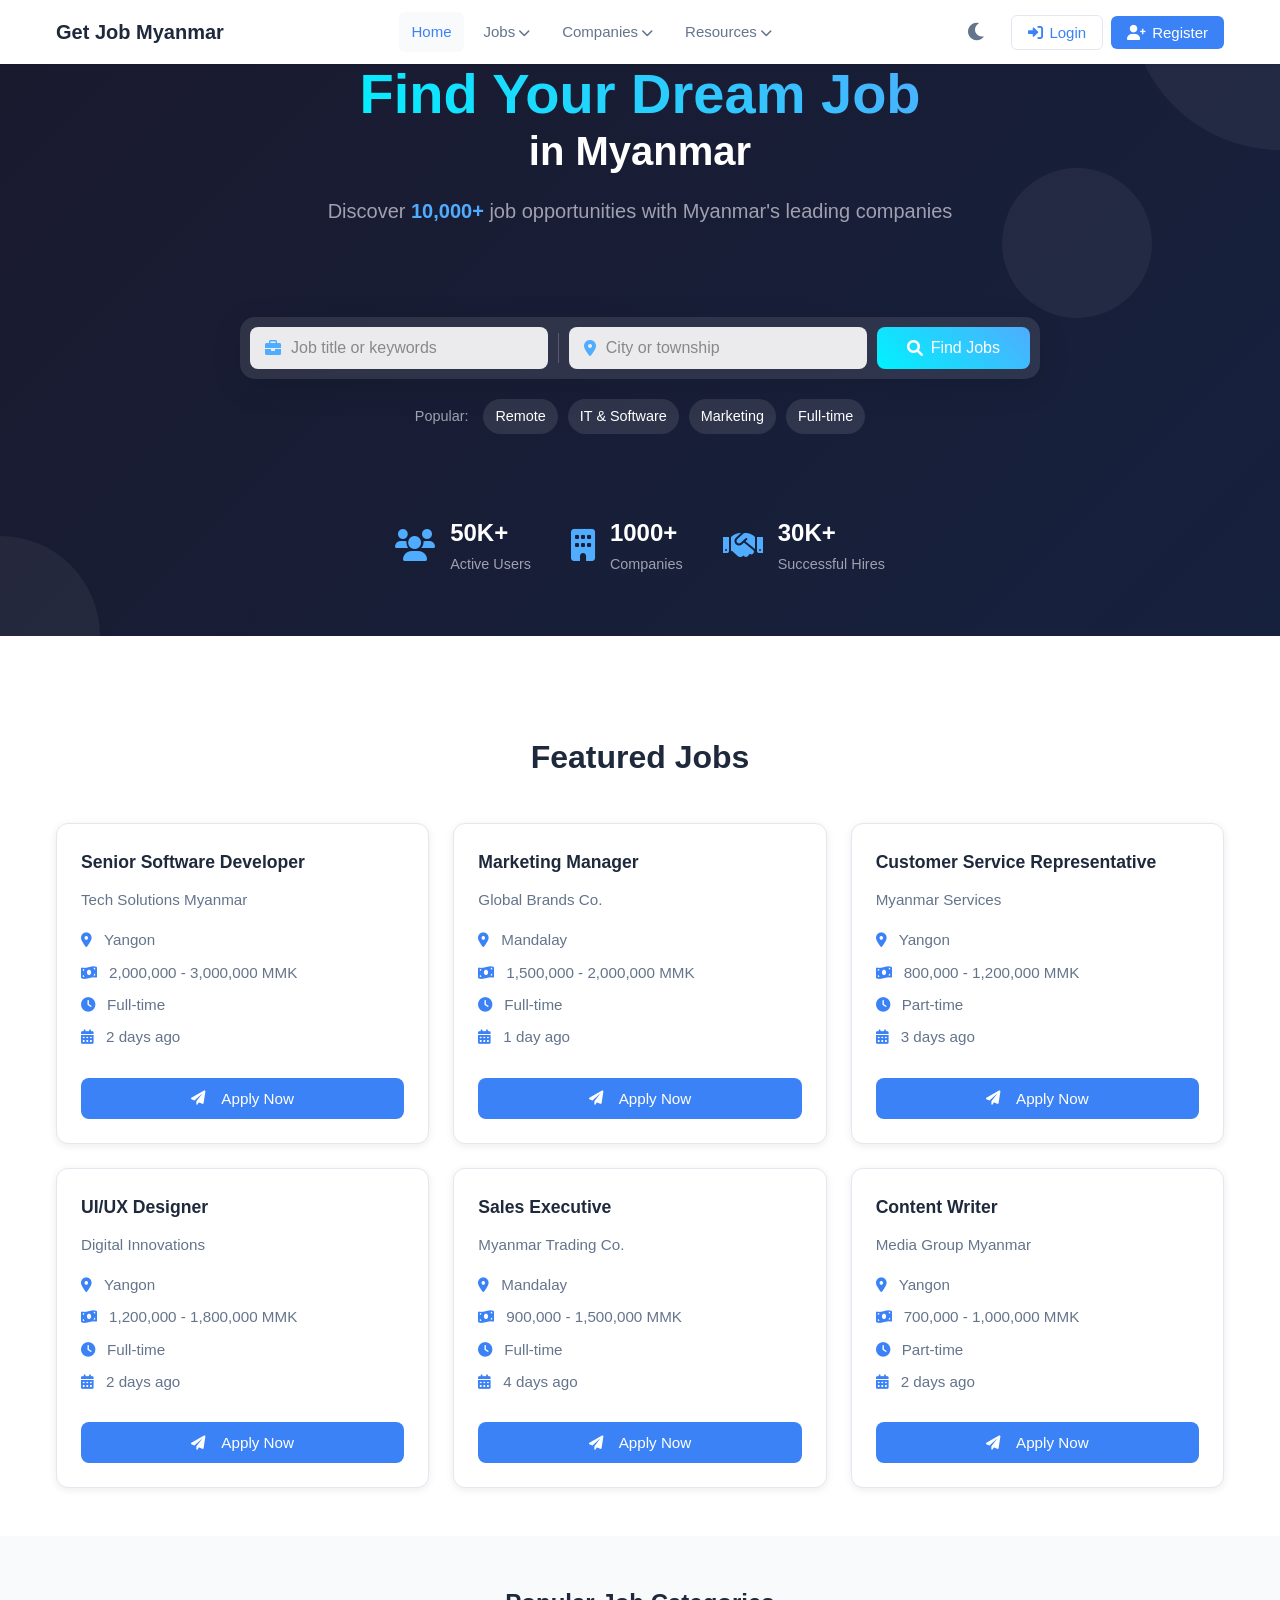
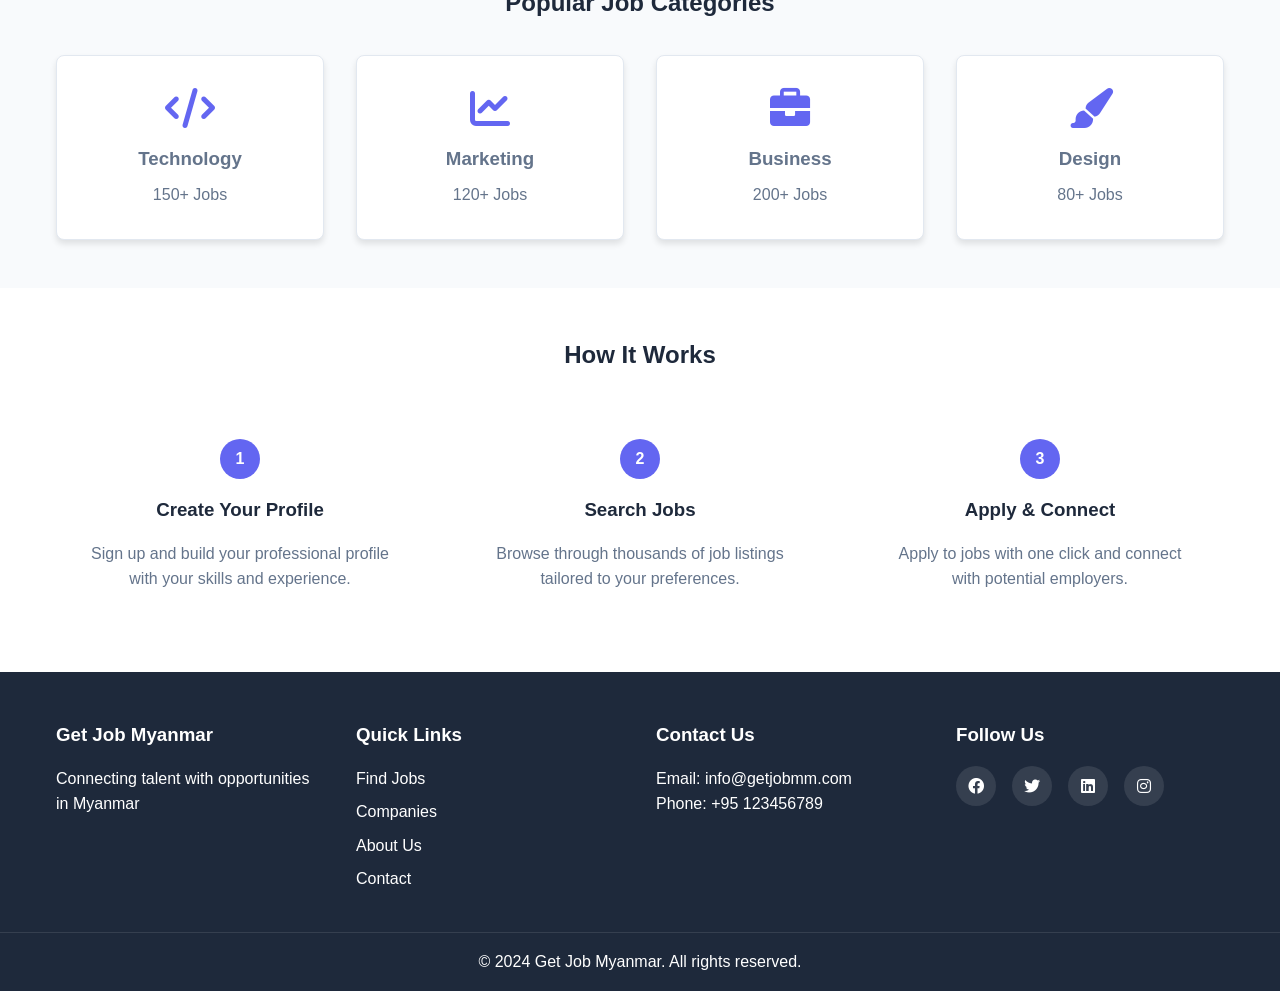
<file: index.html>
<!DOCTYPE html>
<html lang="en" data-theme="light">
<head>
    <meta charset="UTF-8">
    <meta name="viewport" content="width=device-width, initial-scale=1.0">
    <title>Get Job Myanmar - Find Your Dream Job</title>
    <link rel="stylesheet" href="css/style.css">
    <link rel="stylesheet" href="https://cdnjs.cloudflare.com/ajax/libs/font-awesome/6.0.0/css/all.min.css">
</head>
<body>
    <!-- Header Section -->
    <header class="header">
        <nav class="nav-container">
            <div class="logo">
                <h1>Get Job Myanmar</h1>
            </div>
            <div class="nav-links">
                <a href="/" class="active" data-nav="home">Home</a>
                <div class="dropdown" data-dropdown="jobs">
                    <a href="#jobs" data-toggle="dropdown">Jobs <i class="fas fa-chevron-down"></i></a>
                    <div class="dropdown-content">
                        <a href="/jobs/browse" class="dropdown-item" data-action="browse-jobs"><i class="fas fa-search"></i> Browse All Jobs</a>
                        <a href="/jobs/featured" class="dropdown-item" data-action="featured-jobs"><i class="fas fa-star"></i> Featured Jobs</a>
                        <a href="/jobs/recent" class="dropdown-item" data-action="recent-jobs"><i class="fas fa-clock"></i> Recent Jobs</a>
                        <div class="dropdown-divider"></div>
                        <a href="/jobs/by-company" class="dropdown-item" data-action="company-jobs"><i class="fas fa-building"></i> Jobs by Company</a>
                        <a href="/jobs/by-location" class="dropdown-item" data-action="location-jobs"><i class="fas fa-map-marker-alt"></i> Jobs by Location</a>
                        <a href="/jobs/by-category" class="dropdown-item" data-action="category-jobs"><i class="fas fa-tags"></i> Jobs by Category</a>
                    </div>
                </div>
                <div class="dropdown">
                    <a href="#companies">Companies <i class="fas fa-chevron-down"></i></a>
                    <div class="dropdown-content">
                        <a href="#" class="dropdown-item"><i class="fas fa-building"></i> Browse Companies</a>
                        <a href="#" class="dropdown-item"><i class="fas fa-star"></i> Top Companies</a>
                        <a href="#" class="dropdown-item"><i class="fas fa-industry"></i> By Industry</a>
                        <div class="dropdown-divider"></div>
                        <a href="#" class="dropdown-item"><i class="fas fa-plus-circle"></i> Add Your Company</a>
                    </div>
                </div>
                <div class="dropdown">
                    <a href="#resources">Resources <i class="fas fa-chevron-down"></i></a>
                    <div class="dropdown-content">
                        <a href="#" class="dropdown-item"><i class="fas fa-book"></i> Career Guide</a>
                        <a href="#" class="dropdown-item"><i class="fas fa-file-alt"></i> Resume Tips</a>
                        <a href="#" class="dropdown-item"><i class="fas fa-graduation-cap"></i> Interview Prep</a>
                        <div class="dropdown-divider"></div>
                        <a href="#" class="dropdown-item"><i class="fas fa-chart-line"></i> Salary Guide</a>
                        <a href="#" class="dropdown-item"><i class="fas fa-lightbulb"></i> Career Advice</a>
                    </div>
                </div>
            </div>
            <div class="nav-controls">
                <button class="theme-toggle" id="themeToggle">
                    <i class="fas fa-moon"></i>
                </button>
                <div class="auth-buttons">
                    <button class="btn-login"><i class="fas fa-sign-in-alt"></i> Login</button>
                    <button class="btn-register"><i class="fas fa-user-plus"></i> Register</button>
                </div>
            </div>
        </nav>
    </header>

    <!-- Hero Section -->
    <section class="hero">
        <div class="hero-background">
            <div class="animated-circles">
                <div class="circle"></div>
                <div class="circle"></div>
                <div class="circle"></div>
            </div>
        </div>
        <div class="hero-content">
            <div class="hero-text-container">
                <h1 class="hero-title">
                    <span class="gradient-text">Find Your Dream Job</span>
                    <span class="location-text">in Myanmar</span>
                </h1>
                <p class="hero-subtitle">Discover <span class="highlight-number">10,000+</span> job opportunities with Myanmar's leading companies</p>
            </div>
            
            <div class="search-container">
                <div class="search-box" data-component="job-search">
                    <div class="search-input-group">
                        <div class="input-wrapper">
                            <i class="fas fa-briefcase"></i>
                            <input type="text" placeholder="Job title or keywords" data-search="query" id="jobSearchQuery">
                        </div>
                        <div class="input-divider"></div>
                        <div class="input-wrapper">
                            <i class="fas fa-map-marker-alt"></i>
                            <input type="text" placeholder="City or township" data-search="location" id="jobSearchLocation">
                        </div>
                        <button class="search-btn pulse-effect" data-action="search">
                            <i class="fas fa-search"></i>
                            <span>Find Jobs</span>
                        </button>
                    </div>
                </div>
                
                <div class="quick-filters">
                    <span class="filter-label">Popular:</span>
                    <div class="filter-tags">
                        <a href="#" class="filter-tag">Remote</a>
                        <a href="#" class="filter-tag">IT & Software</a>
                        <a href="#" class="filter-tag">Marketing</a>
                        <a href="#" class="filter-tag">Full-time</a>
                    </div>
                </div>
            </div>
            
            <div class="hero-stats">
                <div class="stat-item">
                    <i class="fas fa-users"></i>
                    <div class="stat-text">
                        <span class="stat-number">50K+</span>
                        <span class="stat-label">Active Users</span>
                    </div>
                </div>
                <div class="stat-item">
                    <i class="fas fa-building"></i>
                    <div class="stat-text">
                        <span class="stat-number">1000+</span>
                        <span class="stat-label">Companies</span>
                    </div>
                </div>
                <div class="stat-item">
                    <i class="fas fa-handshake"></i>
                    <div class="stat-text">
                        <span class="stat-number">30K+</span>
                        <span class="stat-label">Successful Hires</span>
                    </div>
                </div>
            </div>
        </div>
    </section>

    <!-- Featured Jobs Section -->
    <section class="featured-jobs">
        <h2>Featured Jobs</h2>
        <div class="job-cards">
            <div class="job-card" data-job-id="1" data-company-id="1">
                <h3>Senior Software Developer</h3>
                <p class="company" data-company="Tech Solutions Myanmar">Tech Solutions Myanmar</p>
                <p><i class="fas fa-map-marker-alt"></i> <span data-location="Yangon">Yangon</span></p>
                <p><i class="fas fa-money-bill-wave"></i> <span data-salary="2000000-3000000">2,000,000 - 3,000,000 MMK</span></p>
                <p><i class="fas fa-clock"></i> <span data-type="full-time">Full-time</span></p>
                <p><i class="fas fa-calendar-alt"></i> <span data-posted="2024-04-08">2 days ago</span></p>
                <button class="apply-btn" data-action="apply" data-job-id="1">Apply Now</button>
            </div>

            <div class="job-card">
                <h3>Marketing Manager</h3>
                <p class="company">Global Brands Co.</p>
                <p><i class="fas fa-map-marker-alt"></i> Mandalay</p>
                <p><i class="fas fa-money-bill-wave"></i> 1,500,000 - 2,000,000 MMK</p>
                <p><i class="fas fa-clock"></i> Full-time</p>
                <p><i class="fas fa-calendar-alt"></i> 1 day ago</p>
                <button class="apply-btn">Apply Now</button>
            </div>

            <div class="job-card">
                <h3>Customer Service Representative</h3>
                <p class="company">Myanmar Services</p>
                <p><i class="fas fa-map-marker-alt"></i> Yangon</p>
                <p><i class="fas fa-money-bill-wave"></i> 800,000 - 1,200,000 MMK</p>
                <p><i class="fas fa-clock"></i> Part-time</p>
                <p><i class="fas fa-calendar-alt"></i> 3 days ago</p>
                <button class="apply-btn">Apply Now</button>
            </div>

            <div class="job-card">
                <h3>UI/UX Designer</h3>
                <p class="company">Digital Innovations</p>
                <p><i class="fas fa-map-marker-alt"></i> Yangon</p>
                <p><i class="fas fa-money-bill-wave"></i> 1,200,000 - 1,800,000 MMK</p>
                <p><i class="fas fa-clock"></i> Full-time</p>
                <p><i class="fas fa-calendar-alt"></i> 2 days ago</p>
                <button class="apply-btn">Apply Now</button>
            </div>

            <div class="job-card">
                <h3>Sales Executive</h3>
                <p class="company">Myanmar Trading Co.</p>
                <p><i class="fas fa-map-marker-alt"></i> Mandalay</p>
                <p><i class="fas fa-money-bill-wave"></i> 900,000 - 1,500,000 MMK</p>
                <p><i class="fas fa-clock"></i> Full-time</p>
                <p><i class="fas fa-calendar-alt"></i> 4 days ago</p>
                <button class="apply-btn">Apply Now</button>
            </div>

            <div class="job-card">
                <h3>Content Writer</h3>
                <p class="company">Media Group Myanmar</p>
                <p><i class="fas fa-map-marker-alt"></i> Yangon</p>
                <p><i class="fas fa-money-bill-wave"></i> 700,000 - 1,000,000 MMK</p>
                <p><i class="fas fa-clock"></i> Part-time</p>
                <p><i class="fas fa-calendar-alt"></i> 2 days ago</p>
                <button class="apply-btn">Apply Now</button>
            </div>
        </div>
    </section>

    <!-- Job Categories Section -->
    <section class="job-categories">
        <h2>Popular Job Categories</h2>
        <div class="category-cards">
            <div class="category-card">
                <i class="fas fa-code"></i>
                <h3>Technology</h3>
                <p>150+ Jobs</p>
            </div>
            <div class="category-card">
                <i class="fas fa-chart-line"></i>
                <h3>Marketing</h3>
                <p>120+ Jobs</p>
            </div>
            <div class="category-card">
                <i class="fas fa-briefcase"></i>
                <h3>Business</h3>
                <p>200+ Jobs</p>
            </div>
            <div class="category-card">
                <i class="fas fa-paint-brush"></i>
                <h3>Design</h3>
                <p>80+ Jobs</p>
            </div>
        </div>
    </section>

    <!-- How It Works Section -->
    <section class="how-it-works">
        <h2>How It Works</h2>
        <div class="steps">
            <div class="step">
                <div class="step-number">1</div>
                <h3>Create Your Profile</h3>
                <p>Sign up and build your professional profile with your skills and experience.</p>
            </div>
            <div class="step">
                <div class="step-number">2</div>
                <h3>Search Jobs</h3>
                <p>Browse through thousands of job listings tailored to your preferences.</p>
            </div>
            <div class="step">
                <div class="step-number">3</div>
                <h3>Apply & Connect</h3>
                <p>Apply to jobs with one click and connect with potential employers.</p>
            </div>
        </div>
    </section>

    <!-- Footer -->
    <footer class="footer">
        <div class="footer-content">
            <div class="footer-section">
                <h3>Get Job Myanmar</h3>
                <p>Connecting talent with opportunities in Myanmar</p>
            </div>
            <div class="footer-section">
                <h3>Quick Links</h3>
                <a href="#jobs">Find Jobs</a>
                <a href="#companies">Companies</a>
                <a href="#about">About Us</a>
                <a href="#contact">Contact</a>
            </div>
            <div class="footer-section">
                <h3>Contact Us</h3>
                <p>Email: info@getjobmm.com</p>
                <p>Phone: +95 123456789</p>
            </div>
            <div class="footer-section">
                <h3>Follow Us</h3>
                <div class="social-links">
                    <a href="#"><i class="fab fa-facebook"></i></a>
                    <a href="#"><i class="fab fa-twitter"></i></a>
                    <a href="#"><i class="fab fa-linkedin"></i></a>
                    <a href="#"><i class="fab fa-instagram"></i></a>
                </div>
            </div>
        </div>
        <div class="footer-bottom">
            <p>&copy; 2024 Get Job Myanmar. All rights reserved.</p>
        </div>
    </footer>

    <!-- Login Modal -->
    <div class="modal" id="loginModal">
        <div class="modal-content">
            <span class="close-modal">&times;</span>
            <h2>Login to Get Job Myanmar</h2>
            <div class="social-login">
                <div id="g_id_onload"
                     data-client_id="777254445671-ni24s0efq65q02t26ds23bqsgrfukhm1.apps.googleusercontent.com"
                     data-context="signin"
                     data-ux_mode="popup"
                     data-auto_select="false"
                     data-itp_support="true"
                     data-callback="handleGoogleSignIn">
                </div>
                <div class="g_id_signin"
                     data-type="standard"
                     data-shape="rectangular"
                     data-theme="outline"
                     data-text="signin_with"
                     data-size="large"
                     data-logo_alignment="left"
                     data-width="300">
                </div>
            </div>
        </div>
    </div>

    <!-- Register Modal -->
    <div class="modal" id="registerModal">
        <div class="modal-content">
            <span class="close-modal">&times;</span>
            <h2>Register</h2>
            <form id="registerForm">
                <div class="form-group">
                    <label for="fullName">Full Name</label>
                    <input type="text" id="fullName" required>
                </div>
                <div class="form-group">
                    <label for="regEmail">Email</label>
                    <input type="email" id="regEmail" required>
                </div>
                <div class="form-group">
                    <label for="regPassword">Password</label>
                    <input type="password" id="regPassword" required>
                </div>
                <div class="form-group">
                    <label for="confirmPassword">Confirm Password</label>
                    <input type="password" id="confirmPassword" required>
                </div>
                <button type="submit" class="btn-submit">Register</button>
            </form>
        </div>
    </div>

    <script src="js/main.js"></script>

    <!-- Update the Apply Now buttons in job cards to include an icon -->
    <script>
        // Update the createJobCard function in main.js to include the icon
        function updateApplyButtons() {
            document.querySelectorAll('.apply-btn').forEach(btn => {
                if (!btn.querySelector('i')) {
                    const icon = document.createElement('i');
                    icon.className = 'fas fa-paper-plane';
                    btn.prepend(icon);
                }
            });
        }
        // Call this function after the job cards are created
        document.addEventListener('DOMContentLoaded', updateApplyButtons);
    </script>

    <!-- Add Google Sign-In API -->
    <script src="https://accounts.google.com/gsi/client" async defer></script>

    <script>
        // Initialize Google Sign-In
        window.onload = function() {
            checkAuth();
        }

        // Handle Google Sign-In
        function handleGoogleSignIn(response) {
            if (!response.credential) {
                console.error('No credential received');
                return;
            }

            console.log('Google Sign-In response received');
            
            // Send the token to your server
            fetch('https://getjobmm.pythonanywhere.com/api/auth/google', {
                method: 'POST',
                headers: {
                    'Content-Type': 'application/json',
                    'Accept': 'application/json',
                    'X-Requested-With': 'XMLHttpRequest'
                },
                credentials: 'include',
                body: JSON.stringify({ 
                    credential: response.credential,
                    client_id: '777254445671-ni24s0efq65q02t26ds23bqsgrfukhm1.apps.googleusercontent.com'
                })
            })
            .then(response => {
                if (!response.ok) {
                    throw new Error('Network response was not ok: ' + response.status);
                }
                return response.json();
            })
            .then(data => {
                console.log('Server response:', data);
                if (data.token) {
                    localStorage.setItem('token', data.token);
                    localStorage.setItem('user', JSON.stringify(data.user));
                    window.location.href = 'jobs.html';
                    modal.style.display = "none";
                } else {
                    throw new Error(data.error || 'Login failed');
                }
            })
            .catch(error => {
                console.error('Error:', error);
                alert('Google sign-in failed. Please try again. Error: ' + error.message);
            });
        }

        // Modal functionality
        const modal = document.getElementById('loginModal');
        const loginBtn = document.querySelector('.btn-login');
        const closeModal = document.querySelector('.close-modal');

        loginBtn.onclick = function() {
            modal.style.display = "block";
        }

        closeModal.onclick = function() {
            modal.style.display = "none";
        }

        window.onclick = function(event) {
            if (event.target == modal) {
                modal.style.display = "none";
            }
        }

        // Check if user is already logged in
        function checkAuth() {
            const token = localStorage.getItem('token');
            if (token) {
                // Update UI for logged-in user
                document.querySelector('.auth-buttons').innerHTML = `
                    <button onclick="logout()" class="btn-logout"><i class="fas fa-sign-out-alt"></i> Logout</button>
                `;
            }
        }

        function logout() {
            // Clear local storage
            localStorage.removeItem('token');
            localStorage.removeItem('user');
            // Reload the page
            window.location.reload();
        }
    </script>

    <style>
        /* Modal styles */
        .modal {
            display: none;
            position: fixed;
            z-index: 1000;
            left: 0;
            top: 0;
            width: 100%;
            height: 100%;
            background-color: rgba(0,0,0,0.5);
        }

        .modal-content {
            background-color: #fff;
            margin: 15% auto;
            padding: 20px;
            border-radius: 10px;
            width: 90%;
            max-width: 400px;
            position: relative;
            text-align: center;
        }

        .close-modal {
            position: absolute;
            right: 20px;
            top: 10px;
            font-size: 28px;
            cursor: pointer;
        }

        .social-login {
            margin: 20px 0;
            display: flex;
            justify-content: center;
        }

        #g_id_onload {
            width: 100%;
            display: flex;
            justify-content: center;
            margin: 10px 0;
        }

        .g_id_signin {
            width: 100%;
            display: flex;
            justify-content: center;
            margin: 10px 0;
        }
    </style>
</body>
</html>
</file>
<file: css/style.css>
/* Reset and Base Styles */
* {
    margin: 0;
    padding: 0;
    box-sizing: border-box;
}

:root {
    --primary-color: #6366f1;
    --primary-dark: #4f46e5;
    --secondary-color: #1e293b;
    --accent-color: #3b82f6;
    --accent-dark: #2563eb;
    --text-color: #64748b;
    --heading-color: #1e293b;
    --bg-color: #fff;
    --card-bg: #f8fafc;
    --border-color: #e2e8f0;
    --shadow-color: rgba(0, 0, 0, 0.1);
    --transition: all 0.3s ease;
    --success-color: #22c55e;
    --warning-color: #eab308;
    --error-color: #ef4444;
}

[data-theme="dark"] {
    --primary-color: #818cf8;
    --primary-dark: #6366f1;
    --secondary-color: #1e293b;
    --accent-color: #60a5fa;
    --accent-dark: #3b82f6;
    --text-color: #94a3b8;
    --heading-color: #e2e8f0;
    --bg-color: #0f172a;
    --card-bg: #1e293b;
    --border-color: #334155;
    --shadow-color: rgba(0, 0, 0, 0.3);
}

body {
    font-family: 'Segoe UI', Tahoma, Geneva, Verdana, sans-serif;
    line-height: 1.6;
    color: var(--text-color);
    background-color: var(--bg-color);
    transition: var(--transition);
}

/* Header Styles */
.header {
    background-color: var(--bg-color);
    box-shadow: 0 1px 2px var(--shadow-color);
    position: fixed;
    width: 100%;
    top: 0;
    z-index: 1000;
    transition: var(--transition);
    height: 64px;
    display: flex;
    align-items: center;
}

.nav-container {
    max-width: 1200px;
    margin: 0 auto;
    padding: 0 1rem;
    display: flex;
    justify-content: space-between;
    align-items: center;
    width: 100%;
    height: 100%;
}

.logo {
    display: flex;
    align-items: center;
}

.logo h1 {
    color: var(--heading-color);
    font-size: 1.25rem;
    font-weight: 600;
    transition: var(--transition);
}

.nav-links {
    display: flex;
    align-items: center;
    gap: 0.5rem;
    height: 100%;
}

.nav-links a {
    text-decoration: none;
    color: var(--text-color);
    padding: 0.5rem 0.75rem;
    border-radius: 6px;
    font-size: 0.9375rem;
    font-weight: 500;
    transition: var(--transition);
    display: flex;
    align-items: center;
    gap: 0.25rem;
}

.nav-links a i {
    font-size: 0.75rem;
    margin-top: 2px;
}

.nav-links a:hover {
    color: var(--accent-color);
    background-color: var(--card-bg);
}

.nav-links a.active {
    color: var(--accent-color);
    background-color: var(--card-bg);
}

/* Dropdown Styles */
.dropdown {
    position: relative;
    height: 100%;
    display: flex;
    align-items: center;
}

.dropdown > a {
    height: 100%;
    display: flex;
    align-items: center;
    padding: 0 0.75rem;
}

.dropdown-content {
    display: none;
    position: absolute;
    top: 100%;
    left: 0;
    background-color: var(--bg-color);
    min-width: 220px;
    box-shadow: 0 4px 6px -1px var(--shadow-color);
    border-radius: 8px;
    padding: 0.5rem;
    z-index: 1000;
    border: 1px solid var(--border-color);
    margin-top: 0;
}

.dropdown:hover .dropdown-content {
    display: block;
    animation: fadeIn 0.2s ease;
}

.dropdown-item {
    padding: 0.625rem 1rem;
    display: flex;
    align-items: center;
    gap: 0.5rem;
    color: var(--text-color);
    text-decoration: none;
    border-radius: 6px;
    transition: var(--transition);
}

.dropdown-item:hover {
    background-color: var(--card-bg);
    color: var(--accent-color);
}

.dropdown-item i {
    font-size: 0.875rem;
    color: var(--text-color);
    transition: var(--transition);
}

.dropdown-item:hover i {
    color: var(--accent-color);
}

.dropdown-divider {
    height: 1px;
    background-color: var(--border-color);
    margin: 0.5rem 0;
}

/* Auth Controls */
.nav-controls {
    display: flex;
    align-items: center;
    gap: 1rem;
}

.theme-toggle {
    background: none;
    border: none;
    color: var(--text-color);
    font-size: 1.25rem;
    cursor: pointer;
    padding: 0.5rem;
    border-radius: 6px;
    transition: var(--transition);
}

.theme-toggle:hover {
    color: var(--accent-color);
    background-color: var(--card-bg);
}

.auth-buttons {
    display: flex;
    align-items: center;
    gap: 0.5rem;
}

.btn-login {
    background-color: transparent;
    color: var(--accent-color);
    border: 1px solid var(--border-color);
    padding: 0.5rem 1rem;
    border-radius: 6px;
    font-size: 0.9375rem;
    font-weight: 500;
    cursor: pointer;
    transition: var(--transition);
    display: flex;
    align-items: center;
    gap: 0.375rem;
}

.btn-register {
    background-color: var(--accent-color);
    color: white;
    border: none;
    padding: 0.5rem 1rem;
    border-radius: 6px;
    font-size: 0.9375rem;
    font-weight: 500;
    cursor: pointer;
    transition: var(--transition);
    display: flex;
    align-items: center;
    gap: 0.375rem;
}

.btn-login:hover {
    background-color: var(--card-bg);
}

.btn-register:hover {
    background-color: var(--accent-dark);
}

/* Hero Section Styles */
.hero {
    position: relative;
    min-height: 600px;
    background: linear-gradient(135deg, #1a1a2e 0%, #16213e 100%);
    overflow: hidden;
    padding: 60px 20px;
}

.hero-background {
    position: absolute;
    top: 0;
    left: 0;
    width: 100%;
    height: 100%;
    z-index: 1;
}

.animated-circles .circle {
    position: absolute;
    border-radius: 50%;
    background: rgba(255, 255, 255, 0.05);
    animation: float 15s infinite;
}

.animated-circles .circle:nth-child(1) {
    width: 300px;
    height: 300px;
    top: -150px;
    right: -150px;
    animation-delay: 0s;
}

.animated-circles .circle:nth-child(2) {
    width: 200px;
    height: 200px;
    bottom: -100px;
    left: -100px;
    animation-delay: -5s;
}

.animated-circles .circle:nth-child(3) {
    width: 150px;
    height: 150px;
    bottom: 50%;
    right: 10%;
    animation-delay: -10s;
}

@keyframes float {
    0%, 100% {
        transform: translateY(0) rotate(0deg);
    }
    50% {
        transform: translateY(-20px) rotate(10deg);
    }
}

.hero-content {
    position: relative;
    z-index: 2;
    max-width: 1200px;
    margin: 0 auto;
    display: flex;
    flex-direction: column;
    align-items: center;
    gap: 40px;
}

.hero-text-container {
    text-align: center;
    margin-bottom: 20px;
}

.hero-title {
    font-size: 3.5rem;
    margin-bottom: 20px;
    line-height: 1.2;
}

.gradient-text {
    background: linear-gradient(45deg, #00f2fe, #4facfe);
    -webkit-background-clip: text;
    -webkit-text-fill-color: transparent;
    display: block;
}

.location-text {
    color: #ffffff;
    display: block;
    font-size: 2.5rem;
}

.hero-subtitle {
    font-size: 1.25rem;
    color: #a0a0b0;
    margin-bottom: 30px;
}

.highlight-number {
    color: #4facfe;
    font-weight: bold;
}

.search-container {
    width: 100%;
    max-width: 800px;
}

.search-box {
    background: rgba(255, 255, 255, 0.1);
    backdrop-filter: blur(10px);
    border-radius: 15px;
    padding: 10px;
    box-shadow: 0 8px 32px rgba(0, 0, 0, 0.1);
}

.search-input-group {
    display: flex;
    align-items: center;
    gap: 10px;
}

.input-wrapper {
    flex: 1;
    display: flex;
    align-items: center;
    background: rgba(255, 255, 255, 0.9);
    border-radius: 8px;
    padding: 12px 15px;
    transition: all 0.3s ease;
}

.input-wrapper:focus-within {
    box-shadow: 0 0 0 2px rgba(79, 172, 254, 0.4);
}

.input-wrapper i {
    color: #4facfe;
    margin-right: 10px;
}

.input-wrapper input {
    border: none;
    background: none;
    width: 100%;
    font-size: 1rem;
    color: #333;
    outline: none;
}

.input-wrapper input::placeholder {
    color: #888;
}

.input-divider {
    width: 1px;
    height: 30px;
    background: rgba(255, 255, 255, 0.2);
}

.search-btn {
    background: linear-gradient(45deg, #00f2fe, #4facfe);
    color: white;
    border: none;
    border-radius: 8px;
    padding: 12px 30px;
    font-size: 1rem;
    cursor: pointer;
    display: flex;
    align-items: center;
    gap: 8px;
    transition: transform 0.2s;
}

.search-btn:hover {
    transform: translateY(-2px);
}

.pulse-effect {
    animation: pulse 2s infinite;
}

@keyframes pulse {
    0% {
        box-shadow: 0 0 0 0 rgba(79, 172, 254, 0.4);
    }
    70% {
        box-shadow: 0 0 0 10px rgba(79, 172, 254, 0);
    }
    100% {
        box-shadow: 0 0 0 0 rgba(79, 172, 254, 0);
    }
}

.quick-filters {
    margin-top: 20px;
    display: flex;
    align-items: center;
    justify-content: center;
    gap: 15px;
}

.filter-label {
    color: #a0a0b0;
    font-size: 0.9rem;
}

.filter-tags {
    display: flex;
    gap: 10px;
    flex-wrap: wrap;
}

.filter-tag {
    background: rgba(255, 255, 255, 0.1);
    color: #fff;
    padding: 6px 12px;
    border-radius: 20px;
    font-size: 0.9rem;
    text-decoration: none;
    transition: all 0.3s;
}

.filter-tag:hover {
    background: rgba(255, 255, 255, 0.2);
    transform: translateY(-2px);
}

.hero-stats {
    display: flex;
    gap: 40px;
    margin-top: 40px;
}

.stat-item {
    display: flex;
    align-items: center;
    gap: 15px;
    color: white;
}

.stat-item i {
    font-size: 2rem;
    color: #4facfe;
}

.stat-text {
    display: flex;
    flex-direction: column;
}

.stat-number {
    font-size: 1.5rem;
    font-weight: bold;
    color: white;
}

.stat-label {
    font-size: 0.9rem;
    color: #a0a0b0;
}

/* Featured Jobs Section */
.featured-jobs {
    max-width: 1200px;
    margin: 6rem auto 3rem;
    padding: 0 1rem;
}

.featured-jobs h2 {
    text-align: center;
    margin-bottom: 2.5rem;
    color: var(--heading-color);
    font-size: 2rem;
    font-weight: 600;
}

.job-cards {
    display: grid;
    grid-template-columns: repeat(auto-fit, minmax(300px, 1fr));
    gap: 1.5rem;
}

.job-card {
    background-color: var(--bg-color);
    border-radius: 12px;
    padding: 1.5rem;
    box-shadow: 0 2px 8px rgba(0, 0, 0, 0.08);
    transition: all 0.3s ease;
    border: 1px solid var(--border-color);
}

.job-card:hover {
    transform: translateY(-5px);
    box-shadow: 0 8px 16px rgba(0, 0, 0, 0.12);
}

.job-card h3 {
    color: var(--heading-color);
    font-size: 1.1rem;
    font-weight: 600;
    margin-bottom: 0.75rem;
}

.job-card .company {
    color: var(--text-color);
    font-weight: 500;
    margin-bottom: 1rem;
}

.job-card p {
    margin-bottom: 0.5rem;
    display: flex;
    align-items: center;
    color: var(--text-color);
    font-size: 0.95rem;
}

.job-card i {
    margin-right: 0.75rem;
    color: var(--accent-color);
    font-size: 0.9rem;
}

.apply-btn {
    background-color: var(--accent-color);
    color: white;
    border: none;
    padding: 0.75rem 1.5rem;
    border-radius: 8px;
    cursor: pointer;
    margin-top: 1.25rem;
    width: 100%;
    transition: all 0.3s ease;
    font-weight: 500;
    font-size: 0.95rem;
    display: inline-flex;
    align-items: center;
    justify-content: center;
    gap: 0.5rem;
}

.apply-btn:hover {
    background-color: var(--accent-dark);
    transform: translateY(-2px);
}

.apply-btn i {
    margin-right: 0.5rem;
    font-size: 0.9rem;
    color: white;
}

/* Job Categories Section */
.job-categories {
    background-color: var(--card-bg);
    padding: 3rem 0;
    margin: 3rem 0;
}

.job-categories h2 {
    text-align: center;
    margin-bottom: 2rem;
    color: var(--secondary-color);
}

.category-cards {
    max-width: 1200px;
    margin: 0 auto;
    display: grid;
    grid-template-columns: repeat(auto-fit, minmax(200px, 1fr));
    gap: 2rem;
    padding: 0 1rem;
}

.category-card {
    background-color: var(--bg-color);
    border-radius: 8px;
    padding: 2rem;
    text-align: center;
    box-shadow: 0 4px 6px var(--shadow-color);
    transition: var(--transition);
    border: 1px solid var(--border-color);
}

.category-card:hover {
    transform: translateY(-5px);
    box-shadow: 0 10px 15px var(--shadow-color);
}

.category-card i {
    font-size: 2.5rem;
    color: var(--primary-color);
    margin-bottom: 1rem;
}

.category-card h3 {
    margin-bottom: 0.5rem;
}

/* How It Works Section */
.how-it-works {
    max-width: 1200px;
    margin: 3rem auto;
    padding: 0 1rem;
}

.how-it-works h2 {
    text-align: center;
    margin-bottom: 2rem;
    color: var(--secondary-color);
}

.steps {
    display: grid;
    grid-template-columns: repeat(auto-fit, minmax(250px, 1fr));
    gap: 2rem;
}

.step {
    text-align: center;
    padding: 2rem;
    position: relative;
}

.step-number {
    width: 40px;
    height: 40px;
    background-color: var(--primary-color);
    color: white;
    border-radius: 50%;
    display: flex;
    align-items: center;
    justify-content: center;
    font-weight: bold;
    margin: 0 auto 1rem;
}

.step h3 {
    margin-bottom: 1rem;
    color: var(--secondary-color);
}

/* Footer Styles */
.footer {
    background-color: var(--secondary-color);
    color: white;
    padding: 3rem 0 1rem;
}

.footer-content {
    max-width: 1200px;
    margin: 0 auto;
    display: grid;
    grid-template-columns: repeat(auto-fit, minmax(250px, 1fr));
    gap: 2rem;
    padding: 0 1rem;
}

.footer-section h3 {
    margin-bottom: 1rem;
}

.footer-section a {
    color: white;
    text-decoration: none;
    display: block;
    margin-bottom: 0.5rem;
    transition: var(--transition);
}

.footer-section a:hover {
    color: var(--primary-color);
}

.social-links {
    display: flex;
    gap: 1rem;
}

.social-links a {
    width: 40px;
    height: 40px;
    background-color: rgba(255, 255, 255, 0.1);
    border-radius: 50%;
    display: flex;
    align-items: center;
    justify-content: center;
    transition: var(--transition);
}

.social-links a:hover {
    background-color: var(--primary-color);
    transform: translateY(-3px);
}

.footer-bottom {
    text-align: center;
    margin-top: 2rem;
    padding-top: 1rem;
    border-top: 1px solid rgba(255,255,255,0.1);
}

/* Modal Styles */
.modal {
    display: none;
    position: fixed;
    top: 0;
    left: 0;
    width: 100%;
    height: 100%;
    background-color: rgba(0, 0, 0, 0.5);
    z-index: 2000;
    align-items: center;
    justify-content: center;
}

.modal-content {
    background-color: var(--bg-color);
    padding: 2rem;
    border-radius: 8px;
    width: 90%;
    max-width: 500px;
    position: relative;
    box-shadow: 0 5px 15px var(--shadow-color);
}

.close-modal {
    position: absolute;
    top: 1rem;
    right: 1rem;
    font-size: 1.5rem;
    cursor: pointer;
    color: var(--text-color);
}

.form-group {
    margin-bottom: 1.5rem;
}

.form-group label {
    display: block;
    margin-bottom: 0.5rem;
    color: var(--text-color);
}

.form-group input {
    width: 100%;
    padding: 0.8rem;
    border: 1px solid var(--border-color);
    border-radius: 4px;
    background-color: var(--bg-color);
    color: var(--text-color);
}

.btn-submit {
    background-color: var(--primary-color);
    color: white;
    border: none;
    padding: 0.8rem 1.5rem;
    border-radius: 4px;
    cursor: pointer;
    width: 100%;
    transition: var(--transition);
}

.btn-submit:hover {
    background-color: var(--primary-dark);
}

.social-login {
    margin-top: 1.5rem;
    text-align: center;
}

.social-login p {
    margin-bottom: 1rem;
    position: relative;
}

.social-login p::before,
.social-login p::after {
    content: "";
    position: absolute;
    top: 50%;
    width: 30%;
    height: 1px;
    background-color: var(--border-color);
}

.social-login p::before {
    left: 0;
}

.social-login p::after {
    right: 0;
}

.social-buttons {
    display: flex;
    gap: 1rem;
}

.social-buttons button {
    flex: 1;
    padding: 0.8rem;
    border: 1px solid var(--border-color);
    border-radius: 4px;
    background-color: var(--bg-color);
    color: var(--text-color);
    cursor: pointer;
    transition: var(--transition);
    display: flex;
    align-items: center;
    justify-content: center;
}

.social-buttons button i {
    margin-right: 0.5rem;
}

.btn-google:hover {
    background-color: #f2f2f2;
}

.btn-facebook:hover {
    background-color: #f0f2f5;
}

/* Animations */
@keyframes fadeIn {
    from {
        opacity: 0;
        transform: translateY(20px);
    }
    to {
        opacity: 1;
        transform: translateY(0);
    }
}

@keyframes slideIn {
    from {
        transform: translateX(-100%);
    }
    to {
        transform: translateX(0);
    }
}

.animate-text {
    animation: slideIn 1s ease-out;
}

.animate-text-delay {
    animation: slideIn 1s ease-out 0.3s forwards;
    opacity: 0;
}

.animate-fade-in {
    animation: fadeIn 1s ease-out 0.6s forwards;
    opacity: 0;
}

/* Responsive Design */
@media (max-width: 768px) {
    .nav-container {
        flex-direction: column;
        text-align: center;
    }

    .nav-links {
        margin: 1rem 0;
    }

    .nav-controls {
        margin-top: 1rem;
    }

    .search-input-group {
        flex-direction: column;
    }

    .input-divider {
        display: none;
    }

    .hero-title {
        font-size: 2.5rem;
    }
    
    .location-text {
        font-size: 2rem;
    }
    
    .social-buttons {
        flex-direction: column;
    }

    .job-cards {
        grid-template-columns: 1fr;
    }
    
    .job-card {
        margin-bottom: 1rem;
    }
}
</file>
